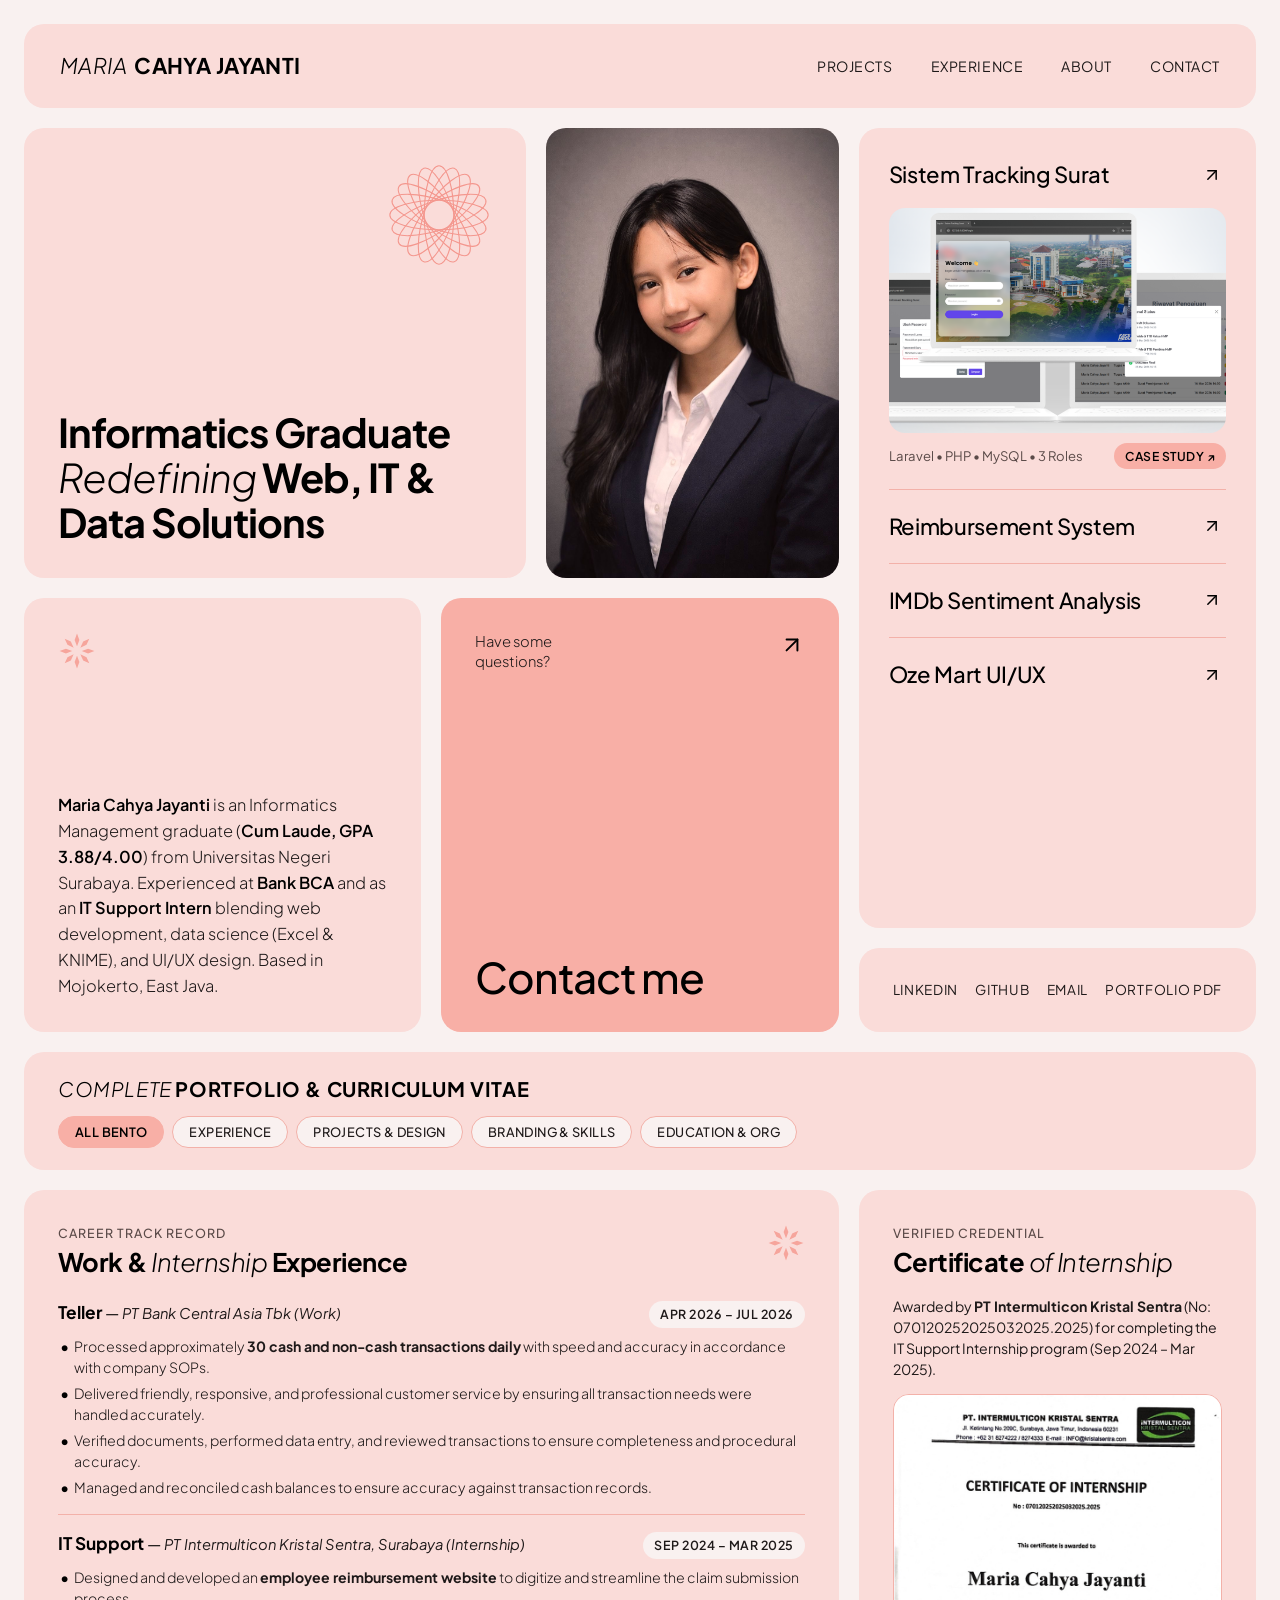
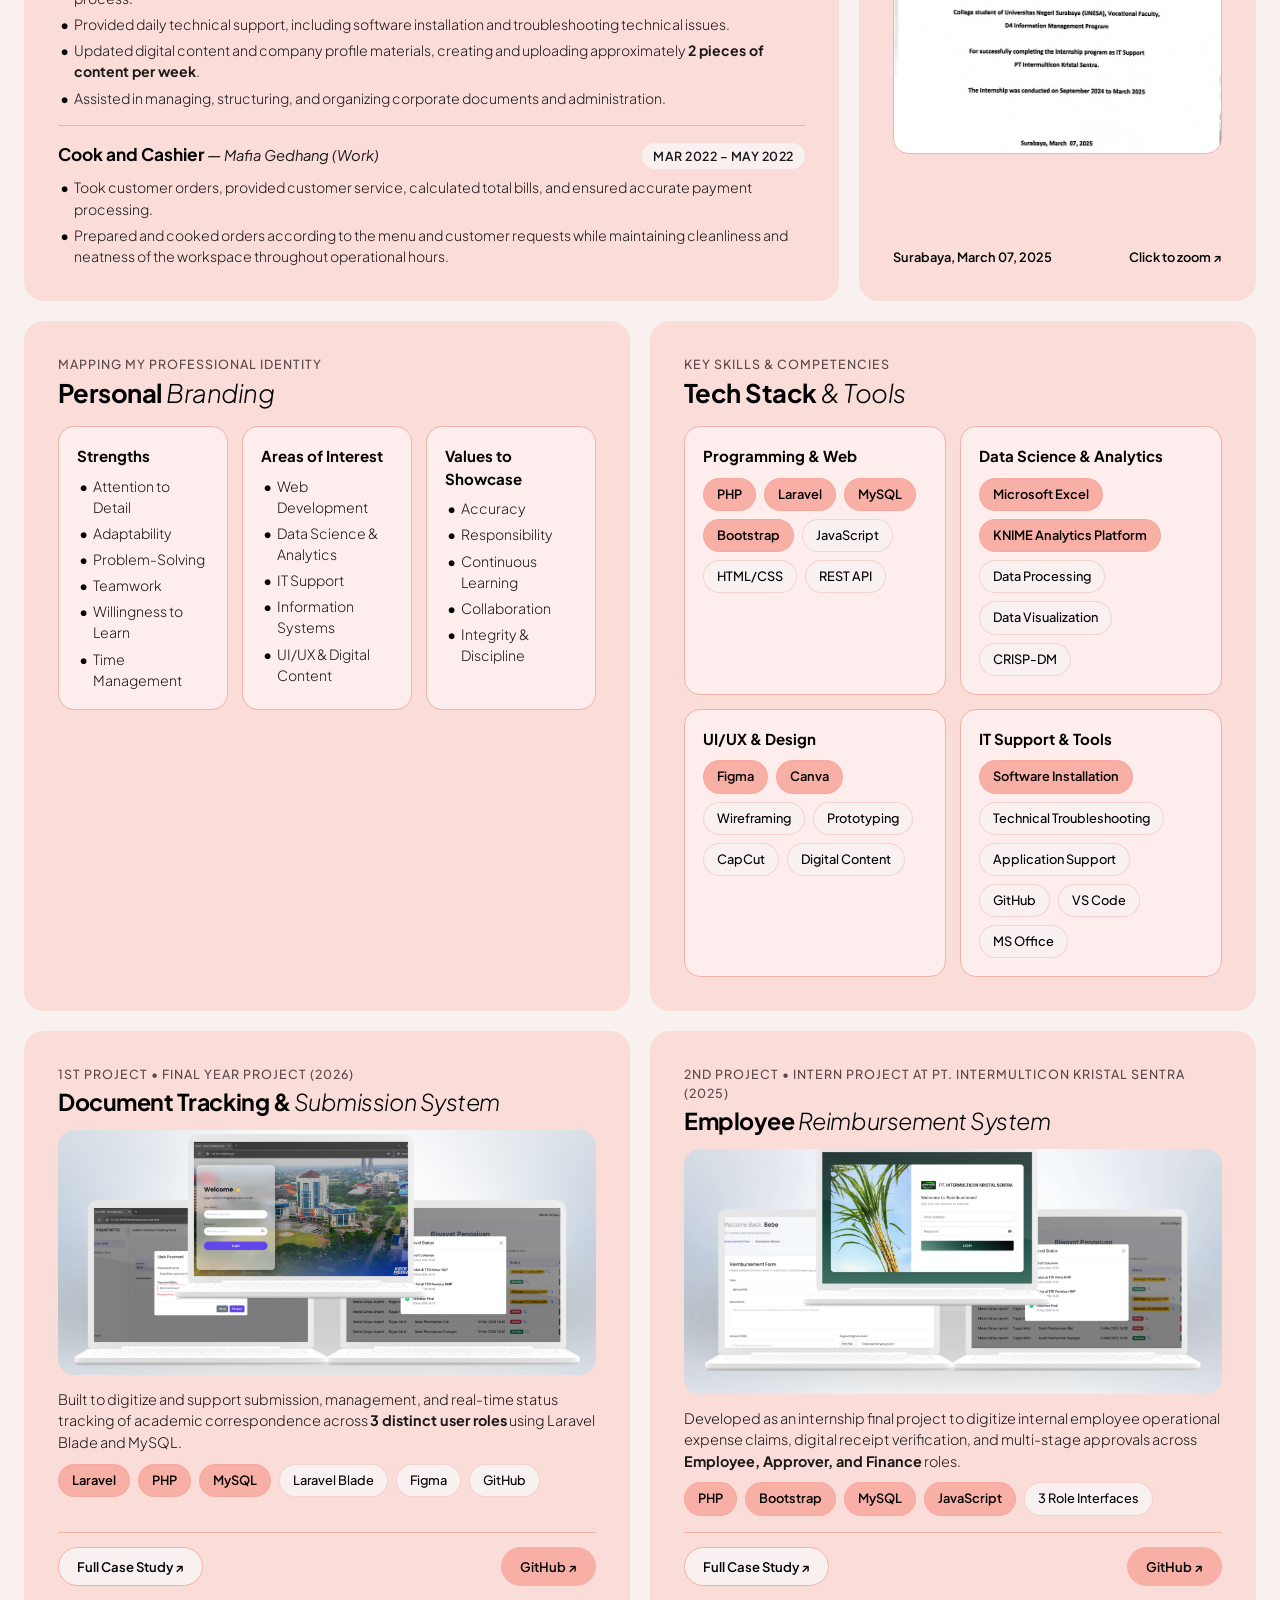
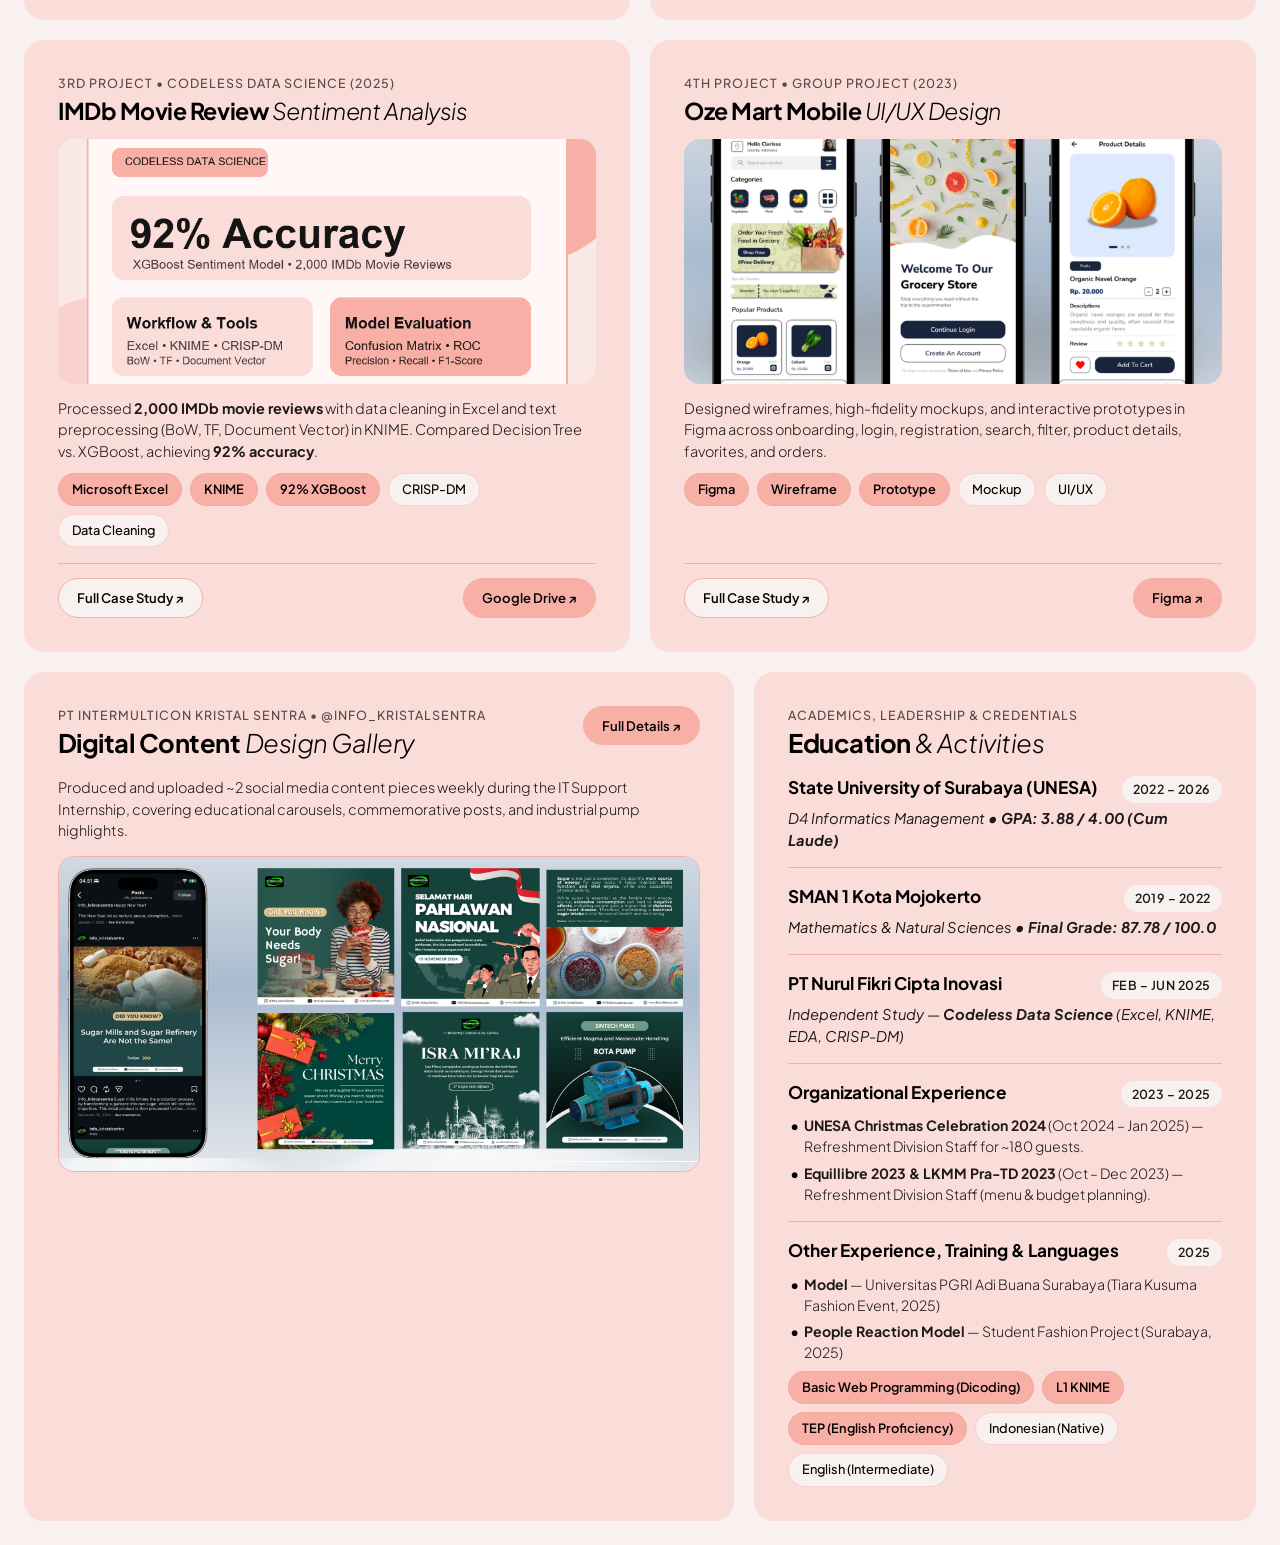
<file: index.html>
<!DOCTYPE html>
<html lang="en">

<head>
  <meta charset="UTF-8" />
  <meta name="viewport" content="width=device-width, initial-scale=1.0" />
  <title>Maria Cahya Jayanti — Bento Portfolio</title>
  <meta name="description"
    content="Bento Portfolio of Maria Cahya Jayanti — Bachelor of Applied Science (D4) in Informatics Management (Cum Laude, GPA 3.88/4.00). Web Development, IT Support, Data Science & UI/UX Design." />
  <link rel="preconnect" href="https://fonts.googleapis.com" />
  <link rel="preconnect" href="https://fonts.gstatic.com" crossorigin />
  <link
    href="https://fonts.googleapis.com/css2?family=Plus+Jakarta+Sans:ital,wght@0,300;0,400;0,500;0,600;0,700;1,300;1,400&display=swap"
    rel="stylesheet" />
  <link rel="stylesheet" href="styles.css" />
</head>

<body>

  <div class="bento-wrapper">

    <!-- =======================================================
         1. TOP NAVBAR CARD (100% Match to Reference Image)
         ======================================================= -->
    <header class="bento-navbar">
      <a href="#" class="brand-logo">
        <span class="light-italic">MARIA</span>
        <span class="bold-name">CAHYA JAYANTI</span>
      </a>

      <ul class="nav-links">
        <li><a href="#projects-section">PROJECTS</a></li>
        <li><a href="#experience-section">EXPERIENCE</a></li>
        <li><a href="#about-section">ABOUT</a></li>
        <li><a href="#contact" data-open-contact="true">CONTACT</a></li>
      </ul>
    </header>

    <!-- =======================================================
         2. MAIN HERO BENTO STAGE (100% Match to Reference Image)
         ======================================================= -->
    <section class="hero-stage" aria-label="Main Bento Showcase">

      <!-- Card A: Top-Left Headline Card with Geometric Spirograph Flower -->
      <article class="bento-box card-headline">
        <!-- Exact 12-Petal Geometric Spirograph Flower SVG -->
        <svg class="spirograph-flower" viewBox="0 0 120 120" fill="none" xmlns="http://www.w3.org/2000/svg"
          aria-hidden="true">
          <g stroke="#F4978E" stroke-width="1.1">
            <ellipse cx="60" cy="60" rx="50" ry="15" />
            <ellipse cx="60" cy="60" rx="50" ry="15" transform="rotate(18 60 60)" />
            <ellipse cx="60" cy="60" rx="50" ry="15" transform="rotate(36 60 60)" />
            <ellipse cx="60" cy="60" rx="50" ry="15" transform="rotate(54 60 60)" />
            <ellipse cx="60" cy="60" rx="50" ry="15" transform="rotate(72 60 60)" />
            <ellipse cx="60" cy="60" rx="50" ry="15" transform="rotate(90 60 60)" />
            <ellipse cx="60" cy="60" rx="50" ry="15" transform="rotate(108 60 60)" />
            <ellipse cx="60" cy="60" rx="50" ry="15" transform="rotate(126 60 60)" />
            <ellipse cx="60" cy="60" rx="50" ry="15" transform="rotate(144 60 60)" />
            <ellipse cx="60" cy="60" rx="50" ry="15" transform="rotate(162 60 60)" />
          </g>
        </svg>

        <h1 class="hero-display-title">
          Informatics Graduate <span class="italic-word">Redefining</span> Web, IT &amp; Data Solutions
        </h1>
      </article>

      <!-- Card B: Top-Center Portrait Card -->
      <article class="bento-box card-portrait" data-lightbox="assets/profile_warm.jpg"
        data-title="Maria Cahya Jayanti, S.Tr.Kom."
        data-subtitle="Bachelor of Applied Science (D4) in Informatics Management — Universitas Negeri Surabaya (GPA 3.88/4.00 Cum Laude)">
        <img src="assets/profile_warm.jpg" alt="Portrait of Maria Cahya Jayanti" />
      </article>

      <!-- Card C: Bottom-Left Bio Summary Card with 8-Diamond Star Ornament -->
      <article class="bento-box card-bio">
        <!-- Exact 8-Diamond Geometric Ornament SVG -->
        <svg class="small-star-ornament" viewBox="0 0 48 48" fill="none" xmlns="http://www.w3.org/2000/svg"
          aria-hidden="true">
          <g fill="#F6A59C">
            <polygon points="24,2 27,10 24,18 21,10" />
            <polygon points="24,2 27,10 24,18 21,10" transform="rotate(45 24 24)" />
            <polygon points="24,2 27,10 24,18 21,10" transform="rotate(90 24 24)" />
            <polygon points="24,2 27,10 24,18 21,10" transform="rotate(135 24 24)" />
            <polygon points="24,2 27,10 24,18 21,10" transform="rotate(180 24 24)" />
            <polygon points="24,2 27,10 24,18 21,10" transform="rotate(225 24 24)" />
            <polygon points="24,2 27,10 24,18 21,10" transform="rotate(270 24 24)" />
            <polygon points="24,2 27,10 24,18 21,10" transform="rotate(315 24 24)" />
          </g>
        </svg>

        <p class="bio-paragraph">
          <strong>Maria Cahya Jayanti</strong> is an Informatics Management graduate (<strong>Cum Laude, GPA
            3.88/4.00</strong>) from Universitas Negeri Surabaya. Experienced at <strong>Bank BCA</strong> and as an
          <strong>IT Support Intern</strong> blending web development, data science (Excel &amp; KNIME), and UI/UX
          design. Based in Mojokerto, East Java.
        </p>
      </article>

      <!-- Card D: Bottom-Center "Contact me" Coral Accent Card -->
      <a href="#contact" class="bento-box card-contact-cta" data-open-contact="true">
        <div class="contact-top-row">
          <span class="contact-small-question">Have some<br />questions?</span>
          <svg class="arrow-up-right" viewBox="0 0 24 24" fill="none" stroke="currentColor" stroke-width="1.8"
            stroke-linecap="round" stroke-linejoin="round" aria-hidden="true">
            <line x1="7" y1="17" x2="17" y2="7"></line>
            <polyline points="7 7 17 7 17 17"></polyline>
          </svg>
        </div>
        <div class="contact-big-title">Contact me</div>
      </a>

      <!-- Card E: Right-Column Projects Accordion Card (Musea / Elara / Verve / Zephyr Style) -->
      <aside class="bento-box card-projects-sidebar">
        <div class="accordion-list">

          <!-- Item 1: Active by default (1st Project) -->
          <div class="accordion-item active">
            <div class="accordion-header">
              <span class="accordion-title">Sistem Tracking Surat</span>
              <a href="project.html?id=tracking" class="accordion-action-btn" title="Open Project Detail Page">
                <svg class="arrow-up-right" style="width: 20px; height: 20px;" viewBox="0 0 24 24" fill="none"
                  stroke="currentColor" stroke-width="1.8" stroke-linecap="round" stroke-linejoin="round">
                  <line x1="7" y1="17" x2="17" y2="7"></line>
                  <polyline points="7 7 17 7 17 17"></polyline>
                </svg>
              </a>
            </div>
            <div class="accordion-body">
              <a href="project.html?id=tracking" class="accordion-preview-wrap" style="display: block;">
                <img src="assets/project_tracking_ui.png" alt="Document Tracking and Submission System UI" />
              </a>
              <div class="accordion-caption">
                <span>Laravel • PHP • MySQL • 3 Roles</span>
                <a href="project.html?id=tracking" class="case-study-pill" style="text-decoration: none;">Case Study
                  ↗</a>
              </div>
            </div>
          </div>

          <!-- Item 2: Reimbursement System (2nd Project) -->
          <div class="accordion-item">
            <div class="accordion-header">
              <span class="accordion-title">Reimbursement System</span>
              <a href="project.html?id=reimbursement" class="accordion-action-btn" title="Open Project Detail Page">
                <svg class="arrow-up-right" style="width: 20px; height: 20px;" viewBox="0 0 24 24" fill="none"
                  stroke="currentColor" stroke-width="1.8" stroke-linecap="round" stroke-linejoin="round">
                  <line x1="7" y1="17" x2="17" y2="7"></line>
                  <polyline points="7 7 17 7 17 17"></polyline>
                </svg>
              </a>
            </div>
            <div class="accordion-body">
              <a href="project.html?id=reimbursement" class="accordion-preview-wrap" style="display: block;">
                <img src="assets/project_reimbursement_ui.png" alt="Employee Reimbursement System UI" />
              </a>
              <div class="accordion-caption">
                <span>PHP • Bootstrap • MySQL • JS</span>
                <a href="project.html?id=reimbursement" class="case-study-pill" style="text-decoration: none;">Case
                  Study ↗</a>
              </div>
            </div>
          </div>

          <!-- Item 3: IMDb Sentiment Analysis (3rd Project) -->
          <div class="accordion-item">
            <div class="accordion-header">
              <span class="accordion-title">IMDb Sentiment Analysis</span>
              <a href="project.html?id=imdb" class="accordion-action-btn" title="Open Project Detail Page">
                <svg class="arrow-up-right" style="width: 20px; height: 20px;" viewBox="0 0 24 24" fill="none"
                  stroke="currentColor" stroke-width="1.8" stroke-linecap="round" stroke-linejoin="round">
                  <line x1="7" y1="17" x2="17" y2="7"></line>
                  <polyline points="7 7 17 7 17 17"></polyline>
                </svg>
              </a>
            </div>
            <div class="accordion-body">
              <a href="project.html?id=imdb" class="accordion-preview-wrap" style="display: block;">
                <img src="assets/project_imdb_ui.png" alt="IMDb Sentiment Analysis 92% XGBoost" />
              </a>
              <div class="accordion-caption">
                <span>Excel • KNIME • XGBoost 92%</span>
                <a href="project.html?id=imdb" class="case-study-pill" style="text-decoration: none;">Case Study ↗</a>
              </div>
            </div>
          </div>

          <!-- Item 4: Oze Mart Mobile UI/UX (4th Project) -->
          <div class="accordion-item">
            <div class="accordion-header">
              <span class="accordion-title">Oze Mart UI/UX</span>
              <a href="project.html?id=ozemart" class="accordion-action-btn" title="Open Project Detail Page">
                <svg class="arrow-up-right" style="width: 20px; height: 20px;" viewBox="0 0 24 24" fill="none"
                  stroke="currentColor" stroke-width="1.8" stroke-linecap="round" stroke-linejoin="round">
                  <line x1="7" y1="17" x2="17" y2="7"></line>
                  <polyline points="7 7 17 7 17 17"></polyline>
                </svg>
              </a>
            </div>
            <div class="accordion-body">
              <a href="project.html?id=ozemart" class="accordion-preview-wrap" style="display: block;">
                <img src="assets/project_ozemart_ui.png" alt="Oze Mart Mobile App UI/UX Mockup" />
              </a>
              <div class="accordion-caption">
                <span>Figma • Wireframe • Prototype</span>
                <a href="project.html?id=ozemart" class="case-study-pill" style="text-decoration: none;">Case Study
                  ↗</a>
              </div>
            </div>
          </div>

        </div>
      </aside>

      <!-- Card F: Bottom-Right Social Links Bar -->
      <footer class="bento-box card-socials-bar">
        <a href="https://www.linkedin.com/in/maria-cahya-jayantii" target="_blank" rel="noopener">LINKEDIN</a>
        <a href="https://github.com/22091397017MariaCahyaJayanti" target="_blank" rel="noopener">GITHUB</a>
        <a href="mailto:mariacahyaj@gmail.com">EMAIL</a>
        <a href="https://drive.google.com/file/d/147Hro07snUds3lVVQoWglmymz4Vzdmck/view" target="_blank" rel="noopener">PORTFOLIO PDF</a>
      </footer>

    </section>

    <!-- =======================================================
         3. EXTENDED BENTO SECTION (Full CV & Portfolio Data in
            the Exact Same Soft-Pink / Coral Aesthetic)
         ======================================================= -->
    <div class="section-divider-bar" id="about-section">
      <div class="section-divider-title">
        <span class="light-italic">COMPLETE</span> <span class="bold-text">PORTFOLIO &amp; CURRICULUM VITAE</span>
      </div>
      <div class="filter-pills" role="tablist" aria-label="Filter Portfolio Bento Cards">
        <button class="filter-tab active" data-filter="all">ALL BENTO</button>
        <button class="filter-tab" data-filter="experience">EXPERIENCE</button>
        <button class="filter-tab" data-filter="projects">PROJECTS &amp; DESIGN</button>
        <button class="filter-tab" data-filter="skills">BRANDING &amp; SKILLS</button>
        <button class="filter-tab" data-filter="education">EDUCATION &amp; ORG</button>
      </div>
    </div>

    <section class="details-bento-grid">

      <!-- 1. WORK & INTERNSHIP EXPERIENCE (Span 8) -->
      <article class="bento-box span-8" id="experience-section" data-category="experience">
        <div>
          <div class="box-header">
            <div>
              <div class="box-eyebrow">CAREER TRACK RECORD</div>
              <h2 class="box-heading">Work &amp; <span class="light-italic">Internship</span> Experience</h2>
            </div>
            <svg class="small-star-ornament" viewBox="0 0 48 48" fill="none">
              <g fill="#F6A59C">
                <polygon points="24,2 27,10 24,18 21,10" />
                <polygon points="24,2 27,10 24,18 21,10" transform="rotate(45 24 24)" />
                <polygon points="24,2 27,10 24,18 21,10" transform="rotate(90 24 24)" />
                <polygon points="24,2 27,10 24,18 21,10" transform="rotate(135 24 24)" />
                <polygon points="24,2 27,10 24,18 21,10" transform="rotate(180 24 24)" />
                <polygon points="24,2 27,10 24,18 21,10" transform="rotate(225 24 24)" />
                <polygon points="24,2 27,10 24,18 21,10" transform="rotate(270 24 24)" />
                <polygon points="24,2 27,10 24,18 21,10" transform="rotate(315 24 24)" />
              </g>
            </svg>
          </div>

          <div class="pink-list">
            <!-- BCA -->
            <div class="pink-list-item">
              <div class="item-top-row">
                <div>
                  <span class="item-role">Teller</span> — <span class="item-org">PT Bank Central Asia Tbk (Work)</span>
                </div>
                <span class="item-date">Apr 2026 – Jul 2026</span>
              </div>
              <ul class="item-bullets">
                <li>Processed approximately <strong>30 cash and non-cash transactions daily</strong> with speed and
                  accuracy in accordance with company SOPs.</li>
                <li>Delivered friendly, responsive, and professional customer service by ensuring all transaction needs
                  were handled accurately.</li>
                <li>Verified documents, performed data entry, and reviewed transactions to ensure completeness and
                  procedural accuracy.</li>
                <li>Managed and reconciled cash balances to ensure accuracy against transaction records.</li>
              </ul>
            </div>

            <!-- PT Intermulticon Kristal Sentra -->
            <div class="pink-list-item">
              <div class="item-top-row">
                <div>
                  <span class="item-role">IT Support</span> — <span class="item-org">PT Intermulticon Kristal Sentra,
                    Surabaya (Internship)</span>
                </div>
                <span class="item-date">Sep 2024 – Mar 2025</span>
              </div>
              <ul class="item-bullets">
                <li>Designed and developed an <strong>employee reimbursement website</strong> to digitize and streamline
                  the claim submission process.</li>
                <li>Provided daily technical support, including software installation and troubleshooting technical
                  issues.</li>
                <li>Updated digital content and company profile materials, creating and uploading approximately
                  <strong>2 pieces of content per week</strong>.</li>
                <li>Assisted in managing, structuring, and organizing corporate documents and administration.</li>
              </ul>
            </div>

            <!-- Mafia Gedhang -->
            <div class="pink-list-item">
              <div class="item-top-row">
                <div>
                  <span class="item-role">Cook and Cashier</span> — <span class="item-org">Mafia Gedhang (Work)</span>
                </div>
                <span class="item-date">Mar 2022 – May 2022</span>
              </div>
              <ul class="item-bullets">
                <li>Took customer orders, provided customer service, calculated total bills, and ensured accurate
                  payment processing.</li>
                <li>Prepared and cooked orders according to the menu and customer requests while maintaining cleanliness
                  and neatness of the workspace throughout operational hours.</li>
              </ul>
            </div>
          </div>
        </div>
      </article>

      <!-- 2. INTERNSHIP CERTIFICATE CARD (Span 4) -->
      <article class="bento-box span-4" data-category="experience">
        <div>
          <div class="box-header">
            <div>
              <div class="box-eyebrow">VERIFIED CREDENTIAL</div>
              <h2 class="box-heading">Certificate <span class="light-italic">of Internship</span></h2>
            </div>
          </div>
          <p style="font-size: 0.88rem; color: var(--text-dark); margin-bottom: 14px;">
            Awarded by <strong>PT Intermulticon Kristal Sentra</strong> (No: 070120252025032025.2025) for completing the
            IT Support Internship program (Sep 2024 – Mar 2025).
          </p>
          <div class="bento-thumb" style="max-height: 360px;" data-lightbox="assets/certificate_internship.jpg"
            data-title="Certificate of Internship — PT Intermulticon Kristal Sentra"
            data-subtitle="Awarded to Maria Cahya Jayanti for completing the IT Support Internship (September 2024 – March 2025)">
            <img src="assets/certificate_internship.jpg"
              alt="Certificate of Internship PT Intermulticon Kristal Sentra" />
          </div>
        </div>
        <div
          style="margin-top: 12px; font-size: 0.8rem; font-weight: 600; display: flex; justify-content: space-between; align-items: center;">
          <span>Surabaya, March 07, 2025</span>
          <span>Click to zoom ↗</span>
        </div>
      </article>

      <!-- 3. PERSONAL BRANDING MATRIX (Span 6) -->
      <article class="bento-box span-6" data-category="skills">
        <div>
          <div class="box-header">
            <div>
              <div class="box-eyebrow">MAPPING MY PROFESSIONAL IDENTITY</div>
              <h2 class="box-heading">Personal <span class="light-italic">Branding</span></h2>
            </div>
          </div>

          <div class="sub-grid-3">
            <div class="soft-subcard">
              <h4>Strengths</h4>
              <ul class="item-bullets">
                <li>Attention to Detail</li>
                <li>Adaptability</li>
                <li>Problem-Solving</li>
                <li>Teamwork</li>
                <li>Willingness to Learn</li>
                <li>Time Management</li>
              </ul>
            </div>

            <div class="soft-subcard">
              <h4>Areas of Interest</h4>
              <ul class="item-bullets">
                <li>Web Development</li>
                <li>Data Science &amp; Analytics</li>
                <li>IT Support</li>
                <li>Information Systems</li>
                <li>UI/UX &amp; Digital Content</li>
              </ul>
            </div>

            <div class="soft-subcard">
              <h4>Values to Showcase</h4>
              <ul class="item-bullets">
                <li>Accuracy</li>
                <li>Responsibility</li>
                <li>Continuous Learning</li>
                <li>Collaboration</li>
                <li>Integrity &amp; Discipline</li>
              </ul>
            </div>
          </div>
        </div>
      </article>

      <!-- 4. TECH STACK & PERSONAL SKILLS (Span 6) -->
      <article class="bento-box span-6" data-category="skills">
        <div>
          <div class="box-header">
            <div>
              <div class="box-eyebrow">KEY SKILLS &amp; COMPETENCIES</div>
              <h2 class="box-heading">Tech Stack <span class="light-italic">&amp; Tools</span></h2>
            </div>
          </div>

          <div class="sub-grid-2">
            <div class="soft-subcard">
              <h4>Programming &amp; Web</h4>
              <div class="tag-cloud">
                <span class="pink-tag filled">PHP</span>
                <span class="pink-tag filled">Laravel</span>
                <span class="pink-tag filled">MySQL</span>
                <span class="pink-tag filled">Bootstrap</span>
                <span class="pink-tag">JavaScript</span>
                <span class="pink-tag">HTML/CSS</span>
                <span class="pink-tag">REST API</span>
              </div>
            </div>

            <div class="soft-subcard">
              <h4>Data Science &amp; Analytics</h4>
              <div class="tag-cloud">
                <span class="pink-tag filled">Microsoft Excel</span>
                <span class="pink-tag filled">KNIME Analytics Platform</span>
                <span class="pink-tag">Data Processing</span>
                <span class="pink-tag">Data Visualization</span>
                <span class="pink-tag">CRISP-DM</span>
              </div>
            </div>

            <div class="soft-subcard">
              <h4>UI/UX &amp; Design</h4>
              <div class="tag-cloud">
                <span class="pink-tag filled">Figma</span>
                <span class="pink-tag filled">Canva</span>
                <span class="pink-tag">Wireframing</span>
                <span class="pink-tag">Prototyping</span>
                <span class="pink-tag">CapCut</span>
                <span class="pink-tag">Digital Content</span>
              </div>
            </div>

            <div class="soft-subcard">
              <h4>IT Support &amp; Tools</h4>
              <div class="tag-cloud">
                <span class="pink-tag filled">Software Installation</span>
                <span class="pink-tag">Technical Troubleshooting</span>
                <span class="pink-tag">Application Support</span>
                <span class="pink-tag">GitHub</span>
                <span class="pink-tag">VS Code</span>
                <span class="pink-tag">MS Office</span>
              </div>
            </div>
          </div>
        </div>
      </article>

      <!-- 5. FEATURED PROJECT 1: DOCUMENT TRACKING & SUBMISSION SYSTEM (Span 6) -->
      <article class="bento-box span-6" id="projects-section" data-category="projects">
        <div>
          <div class="box-eyebrow">1ST PROJECT • FINAL YEAR PROJECT (2026)</div>
          <h3 class="box-heading" style="font-size: 1.45rem;">Document Tracking &amp; <span
              class="light-italic">Submission System</span></h3>
          <a href="project.html?id=tracking" class="project-bento-img" style="display: block; height: 245px;">
            <img src="assets/project_tracking_ui.png" alt="Document Tracking and Submission System" />
          </a>
          <p style="font-size: 0.9rem; color: var(--text-dark); font-weight: 300;">
            Built to digitize and support submission, management, and real-time status tracking of academic
            correspondence across <strong>3 distinct user roles</strong> using Laravel Blade and MySQL.
          </p>
          <div class="tag-cloud">
            <span class="pink-tag filled">Laravel</span>
            <span class="pink-tag filled">PHP</span>
            <span class="pink-tag filled">MySQL</span>
            <span class="pink-tag">Laravel Blade</span>
            <span class="pink-tag">Figma</span>
            <span class="pink-tag">GitHub</span>
          </div>
        </div>

        <div class="project-footer-bar">
          <a href="project.html?id=tracking" class="btn-pink">Full Case Study ↗</a>
          <a href="https://github.com/22091397017MariaCahyaJayanti/Sistem-Tracking-Surat.git" target="_blank"
            rel="noopener" class="btn-pink coral">GitHub ↗</a>
        </div>
      </article>

      <!-- 6. FEATURED PROJECT 2: REIMBURSEMENT SYSTEM (Span 6) -->
      <article class="bento-box span-6" data-category="projects">
        <div>
          <div class="box-eyebrow">2ND PROJECT • INTERN PROJECT AT PT. INTERMULTICON KRISTAL SENTRA (2025)</div>
          <h3 class="box-heading" style="font-size: 1.45rem;">Employee <span class="light-italic">Reimbursement
              System</span></h3>
          <a href="project.html?id=reimbursement" class="project-bento-img" style="display: block; height: 245px;">
            <img src="assets/project_reimbursement_ui.png" alt="Employee Reimbursement System Interface" />
          </a>
          <p style="font-size: 0.9rem; color: var(--text-dark); font-weight: 300;">
            Developed as an internship final project to digitize internal employee operational expense claims, digital
            receipt verification, and multi-stage approvals across <strong>Employee, Approver, and Finance</strong>
            roles.
          </p>
          <div class="tag-cloud">
            <span class="pink-tag filled">PHP</span>
            <span class="pink-tag filled">Bootstrap</span>
            <span class="pink-tag filled">MySQL</span>
            <span class="pink-tag filled">JavaScript</span>
            <span class="pink-tag">3 Role Interfaces</span>
          </div>
        </div>

        <div class="project-footer-bar">
          <a href="project.html?id=reimbursement" class="btn-pink">Full Case Study ↗</a>
          <a href="https://github.com/22091397017MariaCahyaJayanti" target="_blank" rel="noopener"
            class="btn-pink coral">GitHub ↗</a>
        </div>
      </article>

      <!-- 7. FEATURED PROJECT 3: IMDB MOVIE REVIEW SENTIMENT ANALYSIS (Span 6) -->
      <article class="bento-box span-6" data-category="projects">
        <div>
          <div class="box-eyebrow">3RD PROJECT • CODELESS DATA SCIENCE (2025)</div>
          <h3 class="box-heading" style="font-size: 1.45rem;">IMDb Movie Review <span class="light-italic">Sentiment
              Analysis</span></h3>
          <a href="project.html?id=imdb" class="project-bento-img" style="display: block; height: 245px;">
            <img src="assets/project_imdb_ui.png" alt="IMDb Movie Review Sentiment Analysis" />
          </a>
          <p style="font-size: 0.9rem; color: var(--text-dark); font-weight: 300;">
            Processed <strong>2,000 IMDb movie reviews</strong> with data cleaning in Excel and text preprocessing (BoW,
            TF, Document Vector) in KNIME. Compared Decision Tree vs. XGBoost, achieving <strong>92% accuracy</strong>.
          </p>
          <div class="tag-cloud">
            <span class="pink-tag filled">Microsoft Excel</span>
            <span class="pink-tag filled">KNIME</span>
            <span class="pink-tag filled">92% XGBoost</span>
            <span class="pink-tag">CRISP-DM</span>
            <span class="pink-tag">Data Cleaning</span>
          </div>
        </div>

        <div class="project-footer-bar">
          <a href="project.html?id=imdb" class="btn-pink">Full Case Study ↗</a>
          <a href="https://drive.google.com/drive/folders/1TPhvkohSFogRRmInskkmDbEztH967kYa?usp=drive_link"
            target="_blank" rel="noopener" class="btn-pink coral">Google Drive ↗</a>
        </div>
      </article>

      <!-- 8. FEATURED PROJECT 4: OZE MART MOBILE APP UI/UX DESIGN (Span 6) -->
      <article class="bento-box span-6" data-category="projects">
        <div>
          <div class="box-eyebrow">4TH PROJECT • GROUP PROJECT (2023)</div>
          <h3 class="box-heading" style="font-size: 1.45rem;">Oze Mart Mobile <span class="light-italic">UI/UX
              Design</span></h3>
          <a href="project.html?id=ozemart" class="project-bento-img" style="display: block; height: 245px;">
            <img src="assets/project_ozemart_ui.png" alt="Oze Mart Mobile App UI/UX Design" />
          </a>
          <p style="font-size: 0.9rem; color: var(--text-dark); font-weight: 300;">
            Designed wireframes, high-fidelity mockups, and interactive prototypes in Figma across onboarding, login,
            registration, search, filter, product details, favorites, and orders.
          </p>
          <div class="tag-cloud">
            <span class="pink-tag filled">Figma</span>
            <span class="pink-tag filled">Wireframe</span>
            <span class="pink-tag filled">Prototype</span>
            <span class="pink-tag">Mockup</span>
            <span class="pink-tag">UI/UX</span>
          </div>
        </div>

        <div class="project-footer-bar">
          <a href="project.html?id=ozemart" class="btn-pink">Full Case Study ↗</a>
          <a href="https://www.figma.com/design/lE1K9K87diwlsfwVlVRPWV/Oze-Mart--Copy-?node-id=0-1&t=Aib6lJ3hnWc3wDzf-1"
            target="_blank" rel="noopener" class="btn-pink coral">Figma ↗</a>
        </div>
      </article>

      <!-- 8. DIGITAL CONTENT DESIGN SHOWCASE (Span 7) -->
      <article class="bento-box span-7" data-category="projects experience">
        <div>
          <div class="box-header">
            <div>
              <div class="box-eyebrow">PT INTERMULTICON KRISTAL SENTRA • @INFO_KRISTALSENTRA</div>
              <h2 class="box-heading">Digital Content <span class="light-italic">Design Gallery</span></h2>
            </div>
            <a href="project.html?id=content" class="btn-pink coral">Full Details ↗</a>
          </div>
          <p style="font-size: 0.9rem; color: var(--text-dark); font-weight: 300; margin-bottom: 14px;">
            Produced and uploaded ~2 social media content pieces weekly during the IT Support Internship, covering
            educational carousels, commemorative posts, and industrial pump highlights.
          </p>
          <a href="project.html?id=content" class="bento-thumb" style="display: block;">
            <img src="assets/digital_content_grid.png" alt="Digital Content Design Showcase" />
          </a>
        </div>
      </article>

      <!-- 9. EDUCATION, INDEPENDENT STUDY, ORGANIZATIONS & CERTIFICATES (Span 5) -->
      <article class="bento-box span-5" data-category="education skills">
        <div>
          <div class="box-eyebrow">ACADEMICS, LEADERSHIP &amp; CREDENTIALS</div>
          <h2 class="box-heading" style="margin-bottom: 12px;">Education <span class="light-italic">&amp;
              Activities</span></h2>

          <div class="pink-list">
            <div class="pink-list-item">
              <div class="item-top-row">
                <span class="item-role">State University of Surabaya (UNESA)</span>
                <span class="item-date">2022 – 2026</span>
              </div>
              <div class="item-org">D4 Informatics Management • <strong>GPA: 3.88 / 4.00 (Cum Laude)</strong></div>
            </div>

            <div class="pink-list-item">
              <div class="item-top-row">
                <span class="item-role">SMAN 1 Kota Mojokerto</span>
                <span class="item-date">2019 – 2022</span>
              </div>
              <div class="item-org">Mathematics &amp; Natural Sciences • <strong>Final Grade: 87.78 / 100.0</strong>
              </div>
            </div>

            <div class="pink-list-item">
              <div class="item-top-row">
                <span class="item-role">PT Nurul Fikri Cipta Inovasi</span>
                <span class="item-date">Feb – Jun 2025</span>
              </div>
              <div class="item-org">Independent Study — <strong>Codeless Data Science</strong> (Excel, KNIME, EDA,
                CRISP-DM)</div>
            </div>

            <div class="pink-list-item">
              <div class="item-top-row">
                <span class="item-role">Organizational Experience</span>
                <span class="item-date">2023 – 2025</span>
              </div>
              <ul class="item-bullets">
                <li><strong>UNESA Christmas Celebration 2024</strong> (Oct 2024 – Jan 2025) — Refreshment Division Staff
                  for ~180 guests.</li>
                <li><strong>Equillibre 2023 &amp; LKMM Pra-TD 2023</strong> (Oct – Dec 2023) — Refreshment Division
                  Staff (menu &amp; budget planning).</li>
              </ul>
            </div>

            <div class="pink-list-item">
              <div class="item-top-row">
                <span class="item-role">Other Experience, Training &amp; Languages</span>
                <span class="item-date">2025</span>
              </div>
              <ul class="item-bullets">
                <li><strong>Model</strong> — Universitas PGRI Adi Buana Surabaya (Tiara Kusuma Fashion Event, 2025)</li>
                <li><strong>People Reaction Model</strong> — Student Fashion Project (Surabaya, 2025)</li>
              </ul>
              <div class="tag-cloud" style="margin-top: 8px;">
                <span class="pink-tag filled">Basic Web Programming (Dicoding)</span>
                <span class="pink-tag filled">L1 KNIME</span>
                <span class="pink-tag filled">TEP (English Proficiency)</span>
                <span class="pink-tag">Indonesian (Native)</span>
                <span class="pink-tag">English (Intermediate)</span>
              </div>
            </div>
          </div>
        </div>
      </article>

    </section>

  </div>

  <!-- Interactive Case Study, Lightbox & Contact Modal -->
  <div class="modal-backdrop" id="caseModal" role="dialog" aria-modal="true">
    <div class="modal-dialog">
      <button class="modal-close" id="modalClose" aria-label="Close modal">✕</button>
      <div id="modalContent"></div>
    </div>
  </div>

  <script src="script.js"></script>
</body>

</html>
</file>
<file: styles.css>
:root {
  /* Exact Color Palette from the Julia Huang Soft-Pink Reference */
  --bg-page: #F9F1F0;          /* Warm Cream / Off-White Background */
  --card-pink: #FADCD9;        /* Soft Pastel Pink Bento Card */
  --card-pink-hover: #F9D2CE;  /* Subtle hover state for Soft Pink Card */
  --card-coral: #F8AFA6;       /* Warm Salmon / Coral Accent Card ("Contact me") */
  --card-coral-hover: #F6A197; /* Hover state for Coral Card */
  --card-white: #FFF9F8;       /* Soft White Inner Surface / Pills */
  --line-pink: #F3B1A9;        /* Horizontal Divider & Geometric Ornament Color */
  --text-black: #000000;       /* Crisp Black Headings */
  --text-dark: #1E1919;        /* Primary Body Copy */
  --text-muted: #5A4A48;       /* Secondary / Subtitle Copy */
  --radius-bento: 20px;        /* Exact 20px rounded corners */
  --gap-bento: 20px;           /* Exact 20px grid spacing */
  --transition: 0.32s cubic-bezier(0.22, 1, 0.36, 1);
}

* {
  box-sizing: border-box;
  margin: 0;
  padding: 0;
}

html {
  scroll-behavior: smooth;
}

body {
  font-family: 'Plus Jakarta Sans', -apple-system, BlinkMacSystemFont, 'Segoe UI', sans-serif;
  background-color: var(--bg-page);
  color: var(--text-black);
  line-height: 1.5;
  min-height: 100vh;
  padding: 24px;
  overflow-x: hidden;
  -webkit-font-smoothing: antialiased;
}

/* Main Page Wrapper */
.bento-wrapper {
  max-width: 1380px;
  margin: 0 auto;
  display: flex;
  flex-direction: column;
  gap: var(--gap-bento);
}

/* =========================================================
   1. TOP NAVIGATION BAR (100% Match to Reference)
   ========================================================= */
.bento-navbar {
  background-color: var(--card-pink);
  border-radius: var(--radius-bento);
  padding: 26px 36px;
  display: flex;
  align-items: center;
  justify-content: space-between;
  gap: 20px;
}

.brand-logo {
  text-decoration: none;
  color: var(--text-black);
  font-size: 1.35rem;
  letter-spacing: 0.02em;
  text-transform: uppercase;
  display: inline-flex;
  align-items: baseline;
  gap: 7px;
}

.brand-logo .light-italic {
  font-weight: 300;
  font-style: italic;
}

.brand-logo .bold-name {
  font-weight: 700;
}

.nav-links {
  display: flex;
  align-items: center;
  gap: 38px;
  list-style: none;
}

.nav-links a {
  text-decoration: none;
  color: var(--text-dark);
  font-size: 0.88rem;
  font-weight: 400;
  letter-spacing: 0.04em;
  text-transform: uppercase;
  transition: opacity 0.2s ease, transform 0.2s ease;
  position: relative;
}

.nav-links a::after {
  content: "";
  position: absolute;
  left: 0;
  bottom: -4px;
  width: 0;
  height: 1.5px;
  background: var(--text-black);
  transition: width 0.25s ease;
}

.nav-links a:hover::after {
  width: 100%;
}

/* =========================================================
   2. HERO BENTO STAGE (Exact 12-Col Layout from Reference)
   ========================================================= */
.hero-stage {
  display: grid;
  grid-template-columns: repeat(12, 1fr);
  grid-template-rows: 450px 330px 84px;
  gap: var(--gap-bento);
}

.bento-box {
  background-color: var(--card-pink);
  border-radius: var(--radius-bento);
  padding: 34px;
  position: relative;
  overflow: hidden;
  display: flex;
  flex-direction: column;
  justify-content: space-between;
  transition: transform var(--transition), background-color var(--transition);
}

/* Card A: Top-Left Headline Card (5 Cols, Row 1) */
.card-headline {
  grid-column: 1 / 6;
  grid-row: 1 / 2;
  justify-content: flex-end;
}

.spirograph-flower {
  position: absolute;
  top: 28px;
  right: 28px;
  width: 118px;
  height: 118px;
  pointer-events: none;
  animation: slowSpin 38s linear infinite;
}

@keyframes slowSpin {
  from { transform: rotate(0deg); }
  to { transform: rotate(360deg); }
}

.hero-display-title {
  font-size: clamp(2.15rem, 3.1vw, 3.15rem);
  font-weight: 700;
  line-height: 1.13;
  letter-spacing: -0.025em;
  color: var(--text-black);
  max-width: 96%;
}

.hero-display-title .italic-word {
  font-weight: 300;
  font-style: italic;
}

/* Card B: Top-Center Portrait Card (3 Cols, Row 1) */
.card-portrait {
  grid-column: 6 / 9;
  grid-row: 1 / 2;
  padding: 0;
  cursor: pointer;
  background-color: #E8DAD8;
}

.card-portrait img {
  width: 100%;
  height: 100%;
  object-fit: cover;
  object-position: center top;
  display: block;
  transition: transform 0.55s cubic-bezier(0.22, 1, 0.36, 1);
}

.card-portrait:hover img {
  transform: scale(1.035);
}

/* Card C: Bottom-Left Bio Summary Card (4 Cols, Row 2-3) */
.card-bio {
  grid-column: 1 / 5;
  grid-row: 2 / 4;
}

.small-star-ornament {
  width: 38px;
  height: 38px;
  flex-shrink: 0;
}

.bio-paragraph {
  font-size: 1.02rem;
  font-weight: 300;
  line-height: 1.58;
  color: var(--text-dark);
  margin-top: auto;
}

.bio-paragraph strong {
  font-weight: 600;
  color: var(--text-black);
}

/* Card D: Bottom-Center "Contact me" Coral Card (4 Cols, Row 2-3) */
.card-contact-cta {
  grid-column: 5 / 9;
  grid-row: 2 / 4;
  background-color: var(--card-coral);
  cursor: pointer;
  text-decoration: none;
  color: var(--text-black);
}

.card-contact-cta:hover {
  background-color: var(--card-coral-hover);
  transform: translateY(-3px);
}

.contact-top-row {
  display: flex;
  justify-content: space-between;
  align-items: flex-start;
}

.contact-small-question {
  font-size: 0.92rem;
  font-weight: 300;
  line-height: 1.32;
  color: var(--text-dark);
}

.arrow-up-right {
  width: 26px;
  height: 26px;
  transition: transform 0.28s ease;
}

.card-contact-cta:hover .arrow-up-right,
.accordion-item:hover .arrow-up-right,
.bento-box:hover .arrow-up-right {
  transform: translate(3px, -3px);
}

.contact-big-title {
  font-size: clamp(2.4rem, 3.3vw, 3.35rem);
  font-weight: 500;
  letter-spacing: -0.03em;
  line-height: 1;
}

/* Card E: Right Column Projects Accordion Card (4 Cols, Row 1-2) */
.card-projects-sidebar {
  grid-column: 9 / 13;
  grid-row: 1 / 3;
  padding: 28px 30px;
  justify-content: flex-start;
  overflow-y: auto;
}

.accordion-list {
  display: flex;
  flex-direction: column;
  height: 100%;
}

.accordion-item {
  border-bottom: 1.5px solid var(--line-pink);
  padding: 20px 0;
  cursor: pointer;
  transition: padding 0.25s ease;
}

.accordion-item:first-child {
  padding-top: 2px;
}

.accordion-item:last-child {
  border-bottom: none;
  padding-bottom: 0;
}

.accordion-header {
  display: flex;
  align-items: center;
  justify-content: space-between;
  gap: 12px;
}

.accordion-title {
  font-size: 1.38rem;
  font-weight: 500;
  letter-spacing: -0.015em;
  color: var(--text-black);
}

.accordion-action-btn {
  background: transparent;
  border: none;
  cursor: pointer;
  padding: 4px;
  display: inline-flex;
  align-items: center;
  justify-content: center;
  color: var(--text-black);
}

.accordion-body {
  max-height: 0;
  overflow: hidden;
  opacity: 0;
  transition: max-height 0.42s cubic-bezier(0.22, 1, 0.36, 1), opacity 0.3s ease, margin-top 0.3s ease;
}

.accordion-item.active .accordion-body {
  max-height: 360px;
  opacity: 1;
  margin-top: 16px;
}

.accordion-preview-wrap {
  position: relative;
  width: 100%;
  height: 225px;
  border-radius: 16px;
  overflow: hidden;
  background: var(--bg-page);
}

.accordion-preview-wrap img {
  width: 100%;
  height: 100%;
  object-fit: cover;
  display: block;
  transition: transform 0.45s ease;
}

.accordion-preview-wrap:hover img {
  transform: scale(1.04);
}

.accordion-caption {
  display: flex;
  align-items: center;
  justify-content: space-between;
  gap: 8px;
  margin-top: 10px;
  font-size: 0.82rem;
  color: var(--text-muted);
}

.case-study-pill {
  font-size: 0.76rem;
  font-weight: 600;
  text-transform: uppercase;
  letter-spacing: 0.04em;
  color: var(--text-black);
  background: var(--card-coral);
  padding: 4px 11px;
  border-radius: 999px;
  border: none;
  cursor: pointer;
  white-space: nowrap;
}

/* Card F: Bottom-Right Social Links Bar (4 Cols, Row 3) */
.card-socials-bar {
  grid-column: 9 / 13;
  grid-row: 3 / 4;
  padding: 0 34px;
  display: flex;
  flex-direction: row;
  align-items: center;
  justify-content: space-between;
}

.card-socials-bar a {
  text-decoration: none;
  color: var(--text-dark);
  font-size: 0.85rem;
  font-weight: 400;
  letter-spacing: 0.05em;
  text-transform: uppercase;
  transition: color 0.2s ease, transform 0.2s ease;
}

.card-socials-bar a:hover {
  color: var(--text-black);
  font-weight: 600;
  transform: translateY(-2px);
}

/* =========================================================
   3. EXTENDED BENTO GRID FOR FULL CV & PORTFOLIO DATA
      (Styled 100% in the same Julia Huang Pastel Pink Theme)
   ========================================================= */
.section-divider-bar {
  background-color: var(--card-pink);
  border-radius: var(--radius-bento);
  padding: 22px 34px;
  display: flex;
  align-items: center;
  justify-content: space-between;
  flex-wrap: wrap;
  gap: 12px;
}

.section-divider-title {
  font-size: 1.25rem;
  text-transform: uppercase;
  letter-spacing: 0.03em;
}

.section-divider-title .light-italic {
  font-weight: 300;
  font-style: italic;
}

.section-divider-title .bold-text {
  font-weight: 700;
}

.filter-pills {
  display: flex;
  gap: 8px;
  flex-wrap: wrap;
}

.filter-tab {
  background: var(--bg-page);
  border: 1px solid var(--line-pink);
  color: var(--text-dark);
  padding: 7px 16px;
  border-radius: 999px;
  font-family: inherit;
  font-size: 0.8rem;
  font-weight: 500;
  letter-spacing: 0.03em;
  text-transform: uppercase;
  cursor: pointer;
  transition: var(--transition);
}

.filter-tab:hover,
.filter-tab.active {
  background: var(--card-coral);
  border-color: var(--card-coral);
  color: var(--text-black);
  font-weight: 600;
}

.details-bento-grid {
  display: grid;
  grid-template-columns: repeat(12, 1fr);
  gap: var(--gap-bento);
}

.span-8 { grid-column: span 8; }
.span-7 { grid-column: span 7; }
.span-6 { grid-column: span 6; }
.span-5 { grid-column: span 5; }
.span-4 { grid-column: span 4; }
.span-12 { grid-column: span 12; }

.bento-box.coral-theme {
  background-color: var(--card-coral);
}

.bento-box.hidden-card {
  display: none;
}

.box-header {
  display: flex;
  align-items: flex-start;
  justify-content: space-between;
  gap: 12px;
  margin-bottom: 18px;
}

.box-eyebrow {
  font-size: 0.78rem;
  font-weight: 500;
  text-transform: uppercase;
  letter-spacing: 0.08em;
  color: var(--text-muted);
  margin-bottom: 4px;
}

.box-heading {
  font-size: 1.6rem;
  font-weight: 700;
  letter-spacing: -0.02em;
  line-height: 1.2;
}

.box-heading .light-italic {
  font-weight: 300;
  font-style: italic;
}

/* Pink Divider List Items inside Extended Bento Cards */
.pink-list {
  display: flex;
  flex-direction: column;
}

.pink-list-item {
  padding: 16px 0;
  border-bottom: 1.5px solid var(--line-pink);
}

.pink-list-item:first-child {
  padding-top: 4px;
}

.pink-list-item:last-child {
  border-bottom: none;
  padding-bottom: 0;
}

.item-top-row {
  display: flex;
  justify-content: space-between;
  align-items: baseline;
  flex-wrap: wrap;
  gap: 8px;
  margin-bottom: 4px;
}

.item-role {
  font-size: 1.08rem;
  font-weight: 700;
  color: var(--text-black);
}

.item-org {
  font-size: 0.92rem;
  font-weight: 400;
  font-style: italic;
  color: var(--text-dark);
}

.item-date {
  font-size: 0.78rem;
  font-weight: 600;
  text-transform: uppercase;
  letter-spacing: 0.04em;
  padding: 4px 11px;
  border-radius: 999px;
  background: var(--bg-page);
  color: var(--text-dark);
}

.item-bullets {
  list-style: none;
  margin-top: 8px;
  display: flex;
  flex-direction: column;
  gap: 5px;
}

.item-bullets li {
  position: relative;
  padding-left: 16px;
  font-size: 0.88rem;
  font-weight: 300;
  color: var(--text-dark);
}

.item-bullets li::before {
  content: "•";
  position: absolute;
  left: 2px;
  color: var(--text-black);
  font-weight: 700;
}

/* Tag Pills in Soft Pink Theme */
.tag-cloud {
  display: flex;
  flex-wrap: wrap;
  gap: 8px;
  margin-top: 10px;
}

.pink-tag {
  display: inline-flex;
  align-items: center;
  padding: 6px 13px;
  border-radius: 999px;
  background: var(--bg-page);
  color: var(--text-black);
  font-size: 0.8rem;
  font-weight: 500;
  border: 1px solid rgba(244, 151, 142, 0.35);
  transition: transform 0.2s ease, background 0.2s ease;
}

.pink-tag:hover {
  background: var(--card-coral);
  transform: translateY(-2px);
}

.pink-tag.filled {
  background: var(--card-coral);
  font-weight: 600;
}

/* Skill & Branding Sub-Grids */
.sub-grid-2 {
  display: grid;
  grid-template-columns: repeat(2, 1fr);
  gap: 14px;
}

.sub-grid-3 {
  display: grid;
  grid-template-columns: repeat(3, 1fr);
  gap: 14px;
}

.soft-subcard {
  background: rgba(255, 249, 248, 0.62);
  border: 1px solid var(--line-pink);
  border-radius: 16px;
  padding: 18px;
}

.soft-subcard h4 {
  font-size: 0.94rem;
  font-weight: 700;
  margin-bottom: 8px;
  color: var(--text-black);
}

/* Visual Thumbnail inside Bento Box */
.bento-thumb {
  width: 100%;
  border-radius: 16px;
  overflow: hidden;
  background: var(--bg-page);
  border: 1px solid var(--line-pink);
  cursor: pointer;
}

.bento-thumb img {
  width: 100%;
  height: 100%;
  object-fit: cover;
  display: block;
  transition: transform 0.45s ease;
}

.bento-thumb:hover img {
  transform: scale(1.03);
}

/* Project Showcase Cards (Row of 3) */
.project-bento-img {
  width: 100%;
  height: 210px;
  border-radius: 16px;
  overflow: hidden;
  margin: 14px 0;
  background: var(--bg-page);
  cursor: pointer;
}

.project-bento-img img {
  width: 100%;
  height: 100%;
  object-fit: cover;
  display: block;
  transition: transform 0.45s ease;
}

.project-bento-img:hover img {
  transform: scale(1.04);
}

.project-footer-bar {
  display: flex;
  align-items: center;
  justify-content: space-between;
  gap: 10px;
  margin-top: 16px;
  padding-top: 14px;
  border-top: 1.5px solid var(--line-pink);
}

.btn-pink {
  display: inline-flex;
  align-items: center;
  gap: 7px;
  padding: 9px 18px;
  border-radius: 999px;
  font-family: inherit;
  font-size: 0.82rem;
  font-weight: 600;
  text-decoration: none;
  color: var(--text-black);
  background: var(--bg-page);
  border: 1px solid var(--line-pink);
  cursor: pointer;
  transition: var(--transition);
}

.btn-pink:hover {
  background: var(--card-coral);
  border-color: var(--card-coral);
}

.btn-pink.coral {
  background: var(--card-coral);
  border-color: var(--card-coral);
}

.btn-pink.coral:hover {
  background: var(--text-black);
  color: var(--bg-page);
}

/* =========================================================
   4. MODAL DIALOG (Soft-Pink Julia Huang Theme)
   ========================================================= */
.modal-backdrop {
  position: fixed;
  inset: 0;
  z-index: 999;
  background: rgba(30, 22, 21, 0.55);
  backdrop-filter: blur(8px);
  display: flex;
  align-items: center;
  justify-content: center;
  padding: 20px;
  opacity: 0;
  pointer-events: none;
  transition: opacity 0.25s ease;
}

.modal-backdrop.open {
  opacity: 1;
  pointer-events: auto;
}

.modal-dialog {
  background: var(--bg-page);
  border: 2px solid var(--card-coral);
  border-radius: 24px;
  max-width: 820px;
  width: 100%;
  max-height: 88vh;
  overflow-y: auto;
  padding: 34px;
  position: relative;
  transform: translateY(16px);
  transition: transform 0.25s ease;
}

.modal-backdrop.open .modal-dialog {
  transform: translateY(0);
}

.modal-close {
  position: sticky;
  top: 0;
  float: right;
  width: 38px;
  height: 38px;
  border-radius: 50%;
  border: 1px solid var(--line-pink);
  background: var(--card-pink);
  color: var(--text-black);
  cursor: pointer;
  font-size: 1rem;
  font-weight: 700;
}

.modal-close:hover {
  background: var(--card-coral);
}

.case-block {
  margin-top: 14px;
  padding: 16px 18px;
  border-radius: 16px;
  background: var(--card-pink);
}

.case-block h5 {
  font-size: 0.75rem;
  text-transform: uppercase;
  letter-spacing: 0.08em;
  color: var(--text-muted);
  margin-bottom: 4px;
}

.case-block p {
  font-size: 0.92rem;
  color: var(--text-dark);
}

.modal-preview-img {
  width: 100%;
  border-radius: 16px;
  margin-top: 16px;
  border: 1.5px solid var(--line-pink);
}

/* =========================================================
   5. RESPONSIVE MEDIA QUERIES
   ========================================================= */
@media (max-width: 1120px) {
  .hero-stage {
    grid-template-columns: repeat(12, 1fr);
    grid-template-rows: auto;
  }
  .card-headline { grid-column: 1 / 8; grid-row: auto; min-height: 360px; }
  .card-portrait { grid-column: 8 / 13; grid-row: auto; min-height: 360px; }
  .card-bio { grid-column: 1 / 7; grid-row: auto; min-height: 280px; }
  .card-contact-cta { grid-column: 7 / 13; grid-row: auto; min-height: 280px; }
  .card-projects-sidebar { grid-column: 1 / 13; grid-row: auto; }
  .card-socials-bar { grid-column: 1 / 13; grid-row: auto; height: 80px; }

  .span-8, .span-7, .span-6, .span-5, .span-4 {
    grid-column: span 6;
  }
}

@media (max-width: 760px) {
  body {
    padding: 14px;
  }
  .bento-navbar {
    flex-direction: column;
    padding: 20px;
  }
  .nav-links {
    gap: 18px;
    flex-wrap: wrap;
    justify-content: center;
  }
  .card-headline,
  .card-portrait,
  .card-bio,
  .card-contact-cta,
  .card-projects-sidebar,
  .card-socials-bar,
  .span-8, .span-7, .span-6, .span-5, .span-4, .span-12 {
    grid-column: 1 / -1;
  }
  .sub-grid-2, .sub-grid-3 {
    grid-template-columns: 1fr;
  }
  .card-socials-bar {
    flex-wrap: wrap;
    gap: 12px;
    padding: 20px;
    height: auto;
  }
}
</file>
